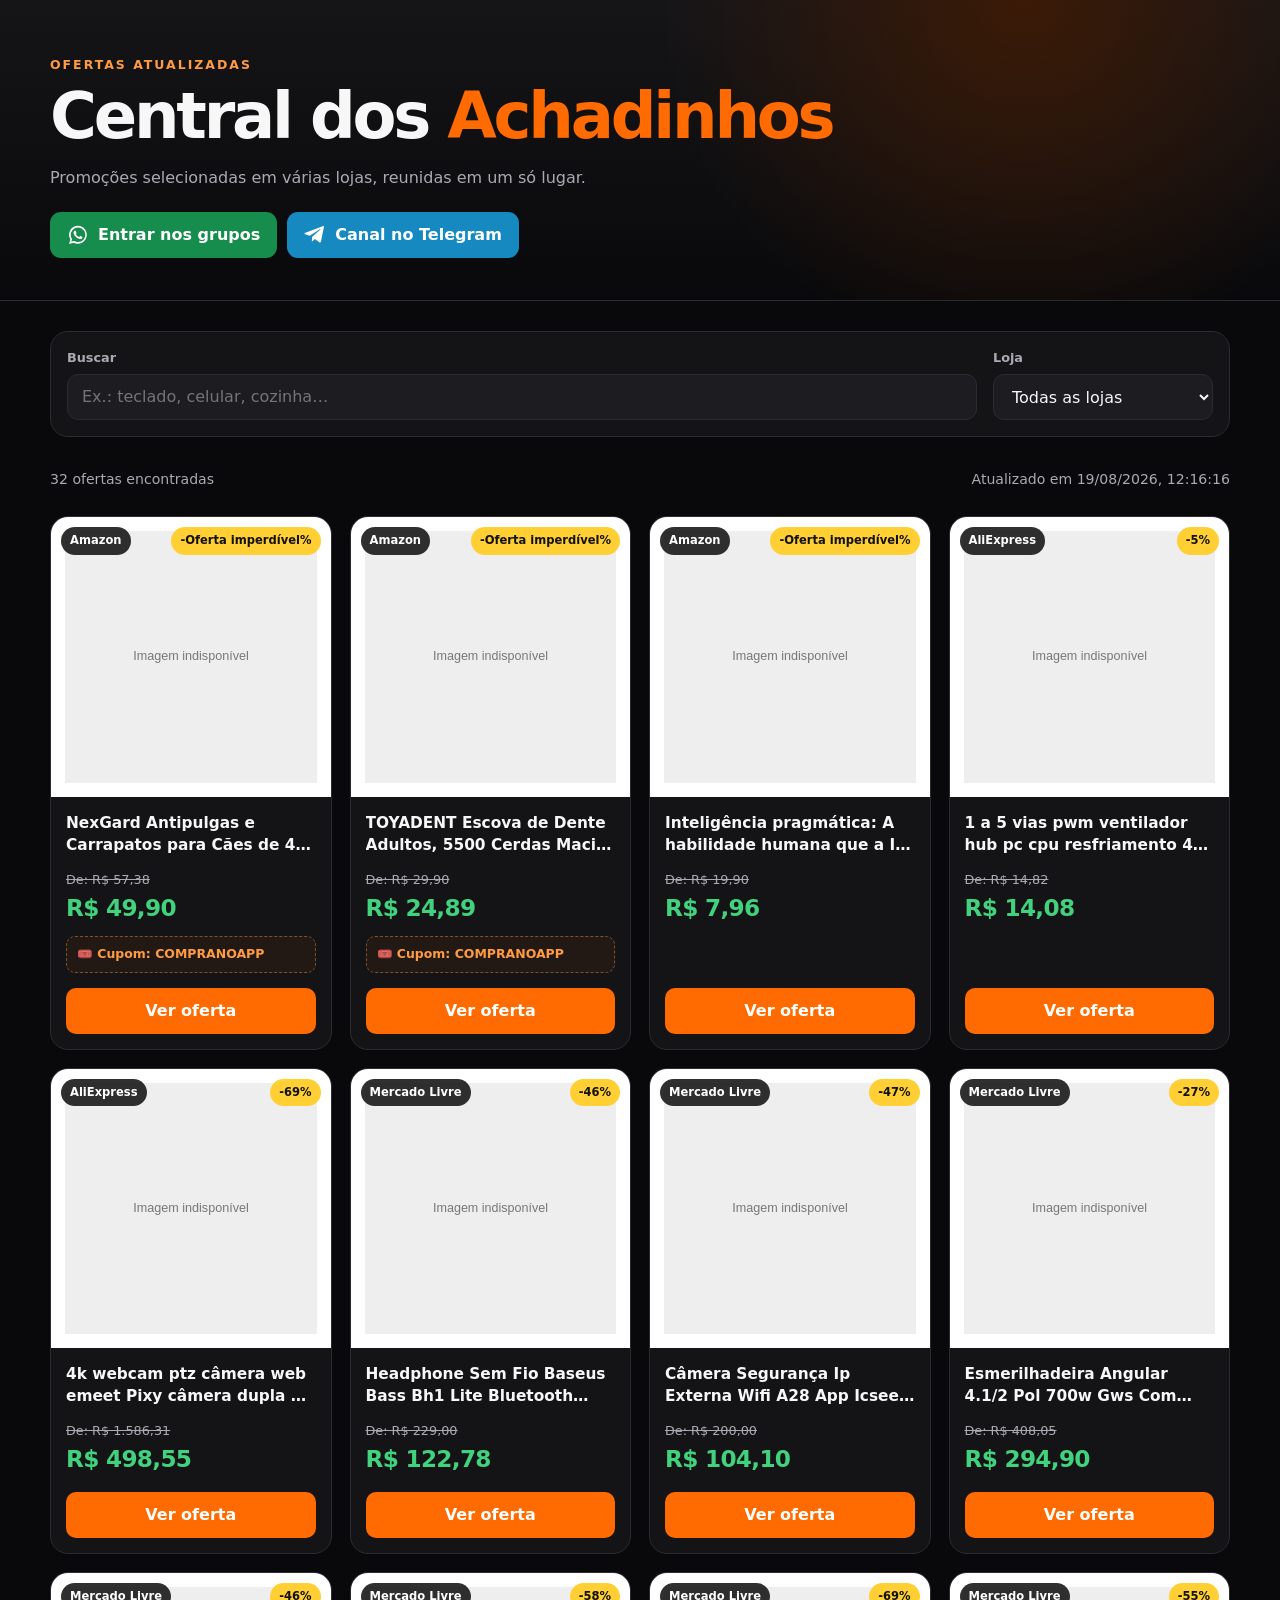
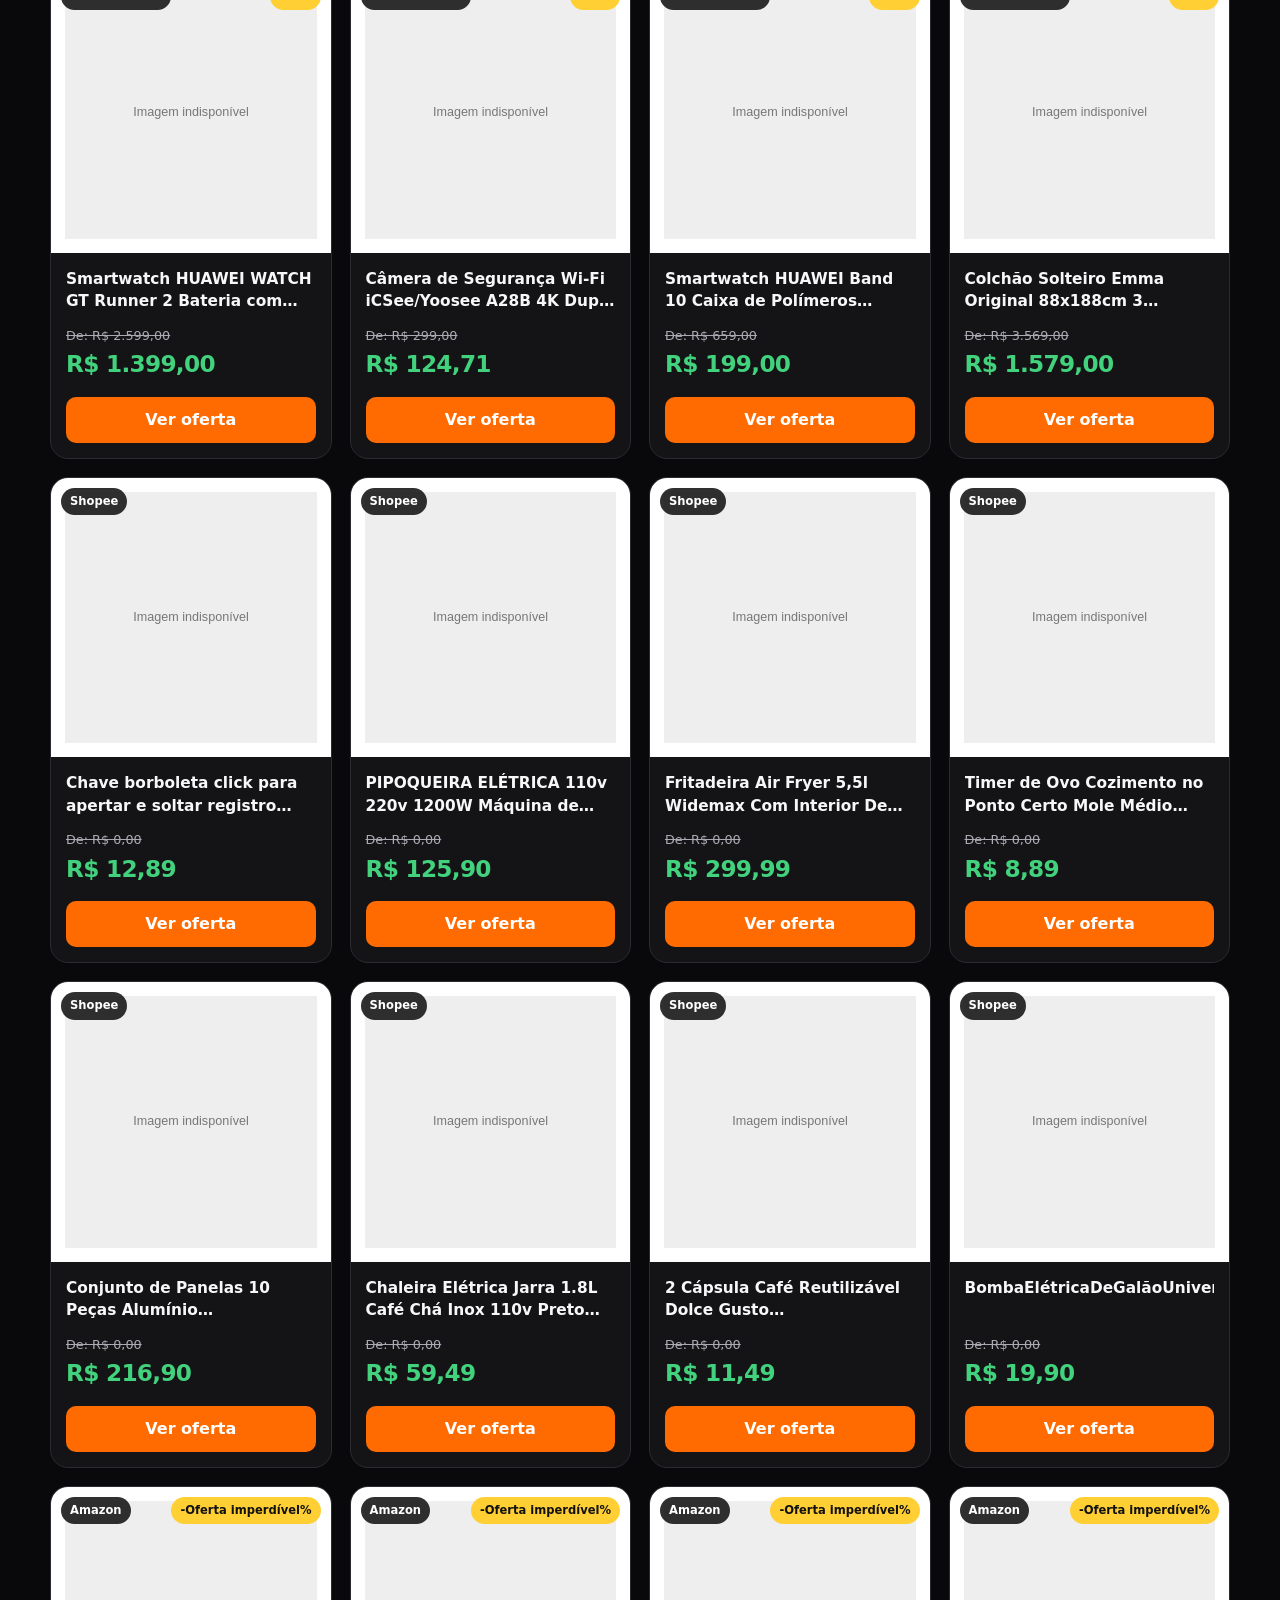
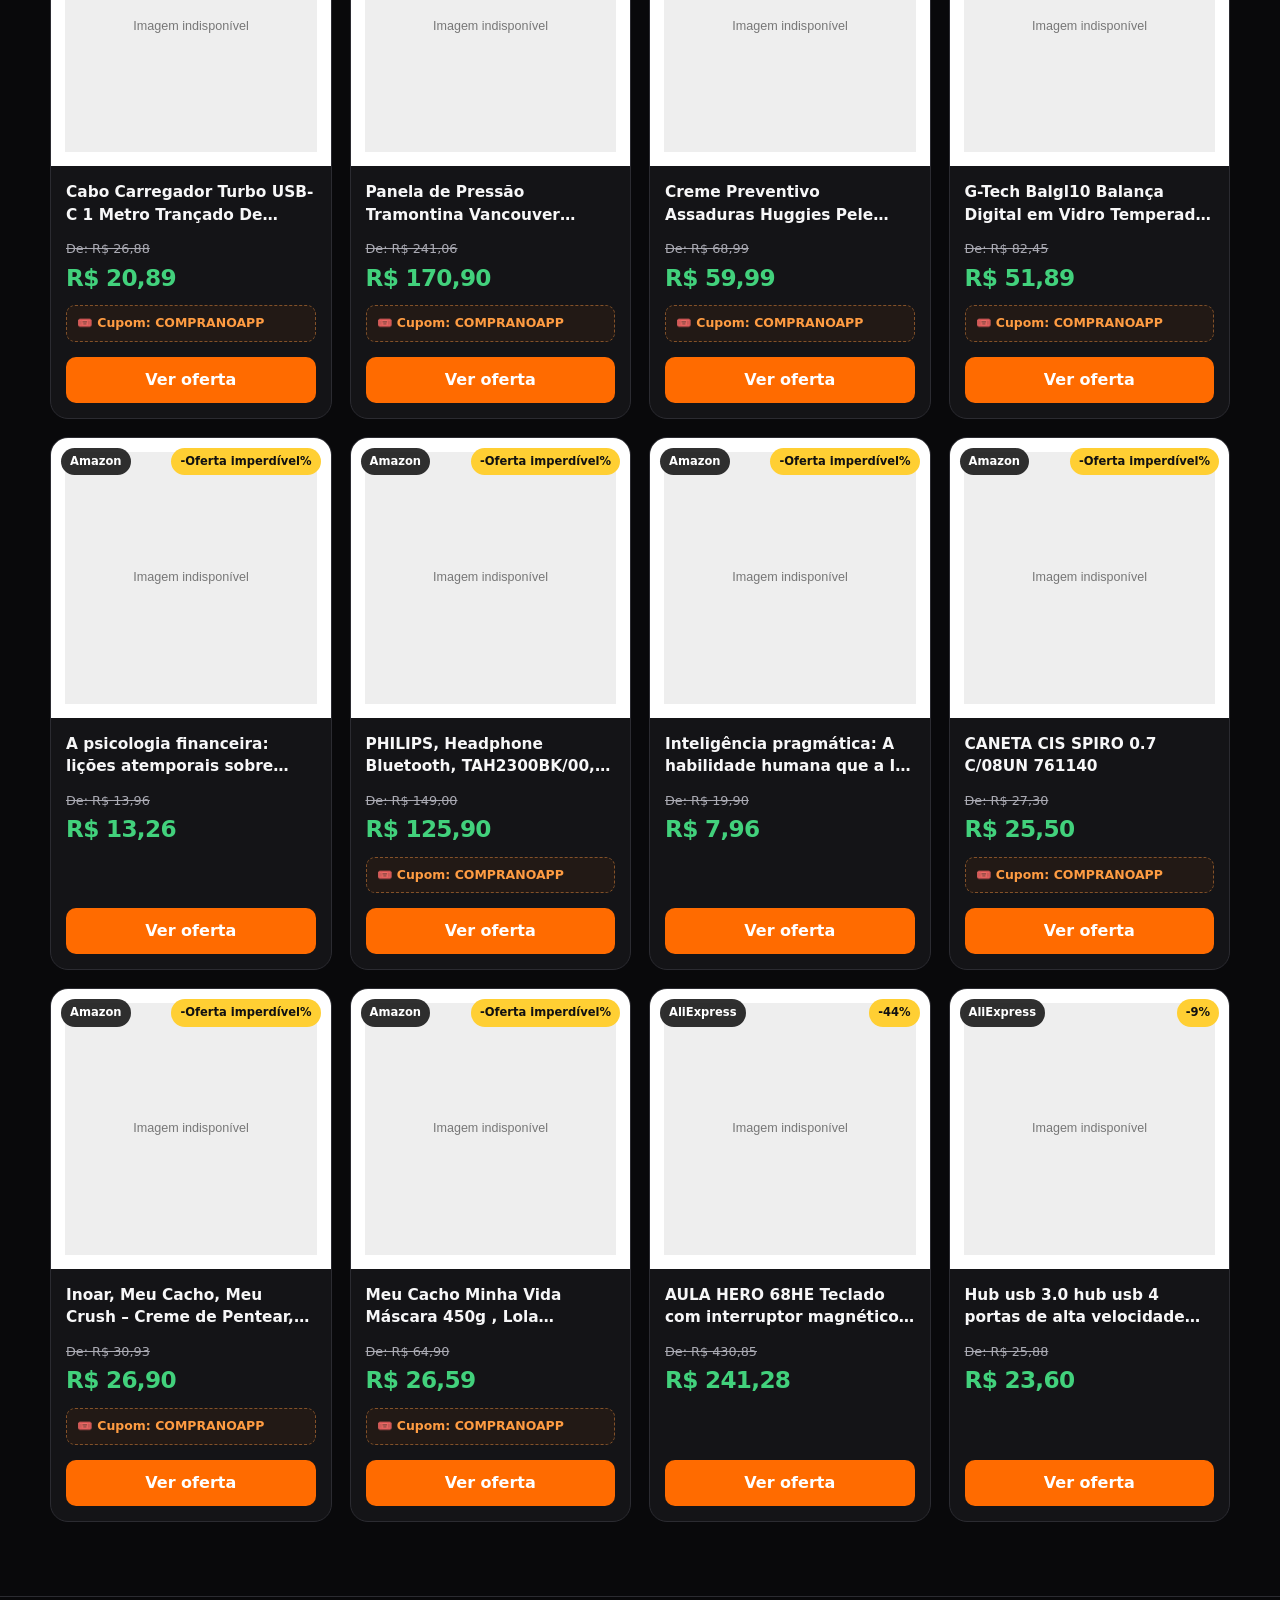
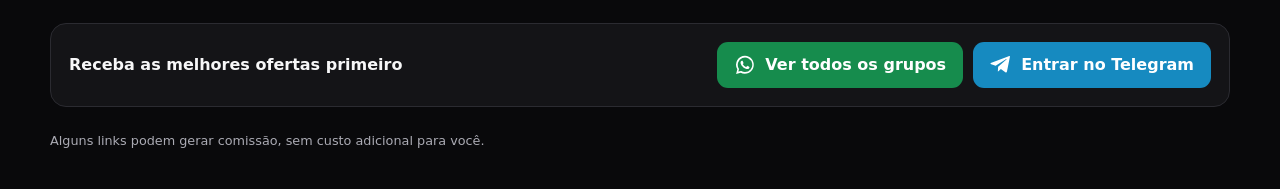
<file: index.html>
<!doctype html>
<html lang="pt-BR">
<head>
  <meta charset="utf-8">
  <meta name="viewport" content="width=device-width, initial-scale=1">
  <meta name="description" content="Ofertas selecionadas da Amazon, Shopee, AliExpress e Mercado Livre.">
  <title>Central dos Achadinhos</title>
  <link rel="stylesheet" href="./styles.css">
</head>
<body>
  <header class="hero">
    <div class="wrap">
      <p class="eyebrow">OFERTAS ATUALIZADAS</p>
      <h1>Central dos <span>Achadinhos</span></h1>
      <p class="subtitle">Promoções selecionadas em várias lojas, reunidas em um só lugar.</p>
      <div class="social-links" aria-label="Nossos grupos e canais">
        <a class="social whatsapp" href="https://linktr.ee/Centraldosachadinhos__" target="_blank" rel="noopener">
          <svg class="social-icon" viewBox="0 0 24 24" aria-hidden="true"><path d="M12 2a9.75 9.75 0 0 0-8.38 14.73L2.3 21.7l5-1.31A9.75 9.75 0 1 0 12 2Zm0 17.7a7.9 7.9 0 0 1-4.03-1.1l-.29-.17-2.97.78.8-2.9-.19-.3A7.92 7.92 0 1 1 12 19.7Zm4.34-5.93c-.24-.12-1.4-.69-1.62-.77-.22-.08-.38-.12-.54.12-.16.24-.62.77-.76.93-.14.16-.28.18-.52.06-.24-.12-1-.37-1.91-1.18a7.17 7.17 0 0 1-1.32-1.64c-.14-.24-.01-.37.1-.49.11-.11.24-.28.36-.42.12-.14.16-.24.24-.4.08-.16.04-.3-.02-.42-.06-.12-.54-1.3-.74-1.78-.2-.47-.39-.4-.54-.41h-.46a.88.88 0 0 0-.64.3c-.22.24-.84.82-.84 2s.86 2.32.98 2.48c.12.16 1.7 2.6 4.12 3.64.57.25 1.02.4 1.37.51.58.18 1.1.16 1.51.1.46-.07 1.4-.58 1.6-1.13.2-.56.2-1.04.14-1.14-.06-.1-.22-.16-.46-.28Z"/></svg>
          <span>Entrar nos grupos</span>
        </a>
        <a class="social telegram" href="https://t.me/centraldosachadinhoss" target="_blank" rel="noopener">
          <svg class="social-icon" viewBox="0 0 24 24" aria-hidden="true"><path d="M21.7 3.4 18.5 19c-.24 1.1-.87 1.37-1.76.85l-4.87-3.59-2.35 2.26c-.26.26-.48.48-.98.48l.35-4.96 9.03-8.16c.4-.35-.08-.55-.61-.2L6.15 12.71 1.34 11.2C.3 10.87.28 10.16 1.56 9.66L20.38 2.4c.87-.32 1.63.2 1.32 1Z"/></svg>
          <span>Canal no Telegram</span>
        </a>
      </div>
    </div>
  </header>

  <main class="wrap">
    <section class="toolbar" aria-label="Filtros de ofertas">
      <label class="search">
        <span>Buscar</span>
        <input id="busca" type="search" placeholder="Ex.: teclado, celular, cozinha…" autocomplete="off">
      </label>
      <label class="select">
        <span>Loja</span>
        <select id="loja">
          <option value="todas">Todas as lojas</option>
          <option value="amazon">Amazon</option>
          <option value="shopee">Shopee</option>
          <option value="aliexpress">AliExpress</option>
          <option value="mercado-livre">Mercado Livre</option>
        </select>
      </label>
    </section>

    <section class="status" aria-live="polite">
      <p id="resumo">Carregando ofertas…</p>
      <p id="atualizacao"></p>
    </section>

    <section id="grade" class="grid" aria-label="Lista de ofertas"></section>
    <nav id="paginacao" class="pagination" aria-label="Paginação"></nav>
    <div id="estado" class="empty" hidden></div>
  </main>

  <footer>
    <div class="wrap">
      <div class="footer-cta">
        <strong>Receba as melhores ofertas primeiro</strong>
        <div class="social-links">
          <a class="social whatsapp" href="https://linktr.ee/Centraldosachadinhos__" target="_blank" rel="noopener">
            <svg class="social-icon" viewBox="0 0 24 24" aria-hidden="true"><path d="M12 2a9.75 9.75 0 0 0-8.38 14.73L2.3 21.7l5-1.31A9.75 9.75 0 1 0 12 2Zm0 17.7a7.9 7.9 0 0 1-4.03-1.1l-.29-.17-2.97.78.8-2.9-.19-.3A7.92 7.92 0 1 1 12 19.7Zm4.34-5.93c-.24-.12-1.4-.69-1.62-.77-.22-.08-.38-.12-.54.12-.16.24-.62.77-.76.93-.14.16-.28.18-.52.06-.24-.12-1-.37-1.91-1.18a7.17 7.17 0 0 1-1.32-1.64c-.14-.24-.01-.37.1-.49.11-.11.24-.28.36-.42.12-.14.16-.24.24-.4.08-.16.04-.3-.02-.42-.06-.12-.54-1.3-.74-1.78-.2-.47-.39-.4-.54-.41h-.46a.88.88 0 0 0-.64.3c-.22.24-.84.82-.84 2s.86 2.32.98 2.48c.12.16 1.7 2.6 4.12 3.64.57.25 1.02.4 1.37.51.58.18 1.1.16 1.51.1.46-.07 1.4-.58 1.6-1.13.2-.56.2-1.04.14-1.14-.06-.1-.22-.16-.46-.28Z"/></svg>
            <span>Ver todos os grupos</span>
          </a>
          <a class="social telegram" href="https://t.me/centraldosachadinhoss" target="_blank" rel="noopener">
            <svg class="social-icon" viewBox="0 0 24 24" aria-hidden="true"><path d="M21.7 3.4 18.5 19c-.24 1.1-.87 1.37-1.76.85l-4.87-3.59-2.35 2.26c-.26.26-.48.48-.98.48l.35-4.96 9.03-8.16c.4-.35-.08-.55-.61-.2L6.15 12.71 1.34 11.2C.3 10.87.28 10.16 1.56 9.66L20.38 2.4c.87-.32 1.63.2 1.32 1Z"/></svg>
            <span>Entrar no Telegram</span>
          </a>
        </div>
      </div>
      <p>Alguns links podem gerar comissão, sem custo adicional para você.</p>
    </div>
  </footer>

  <script src="./app.js" defer></script>
</body>
</html>
</file>
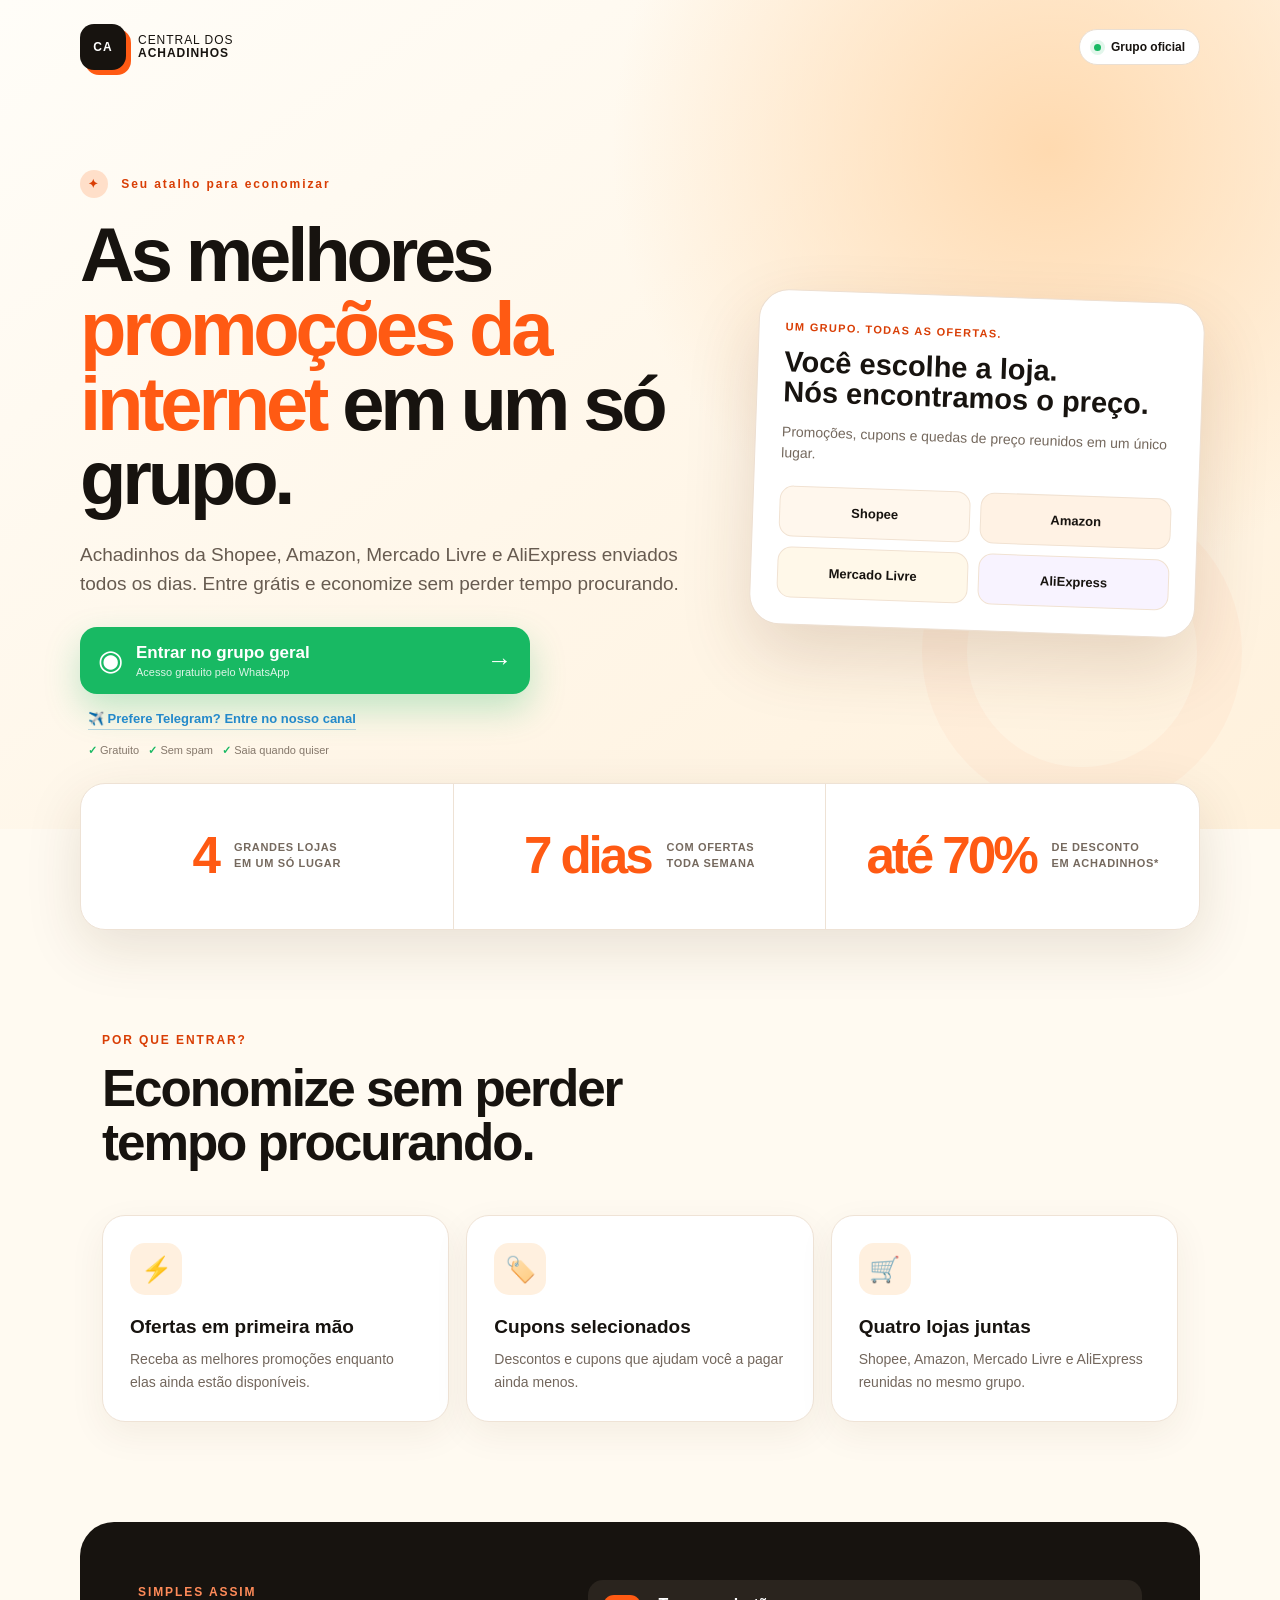
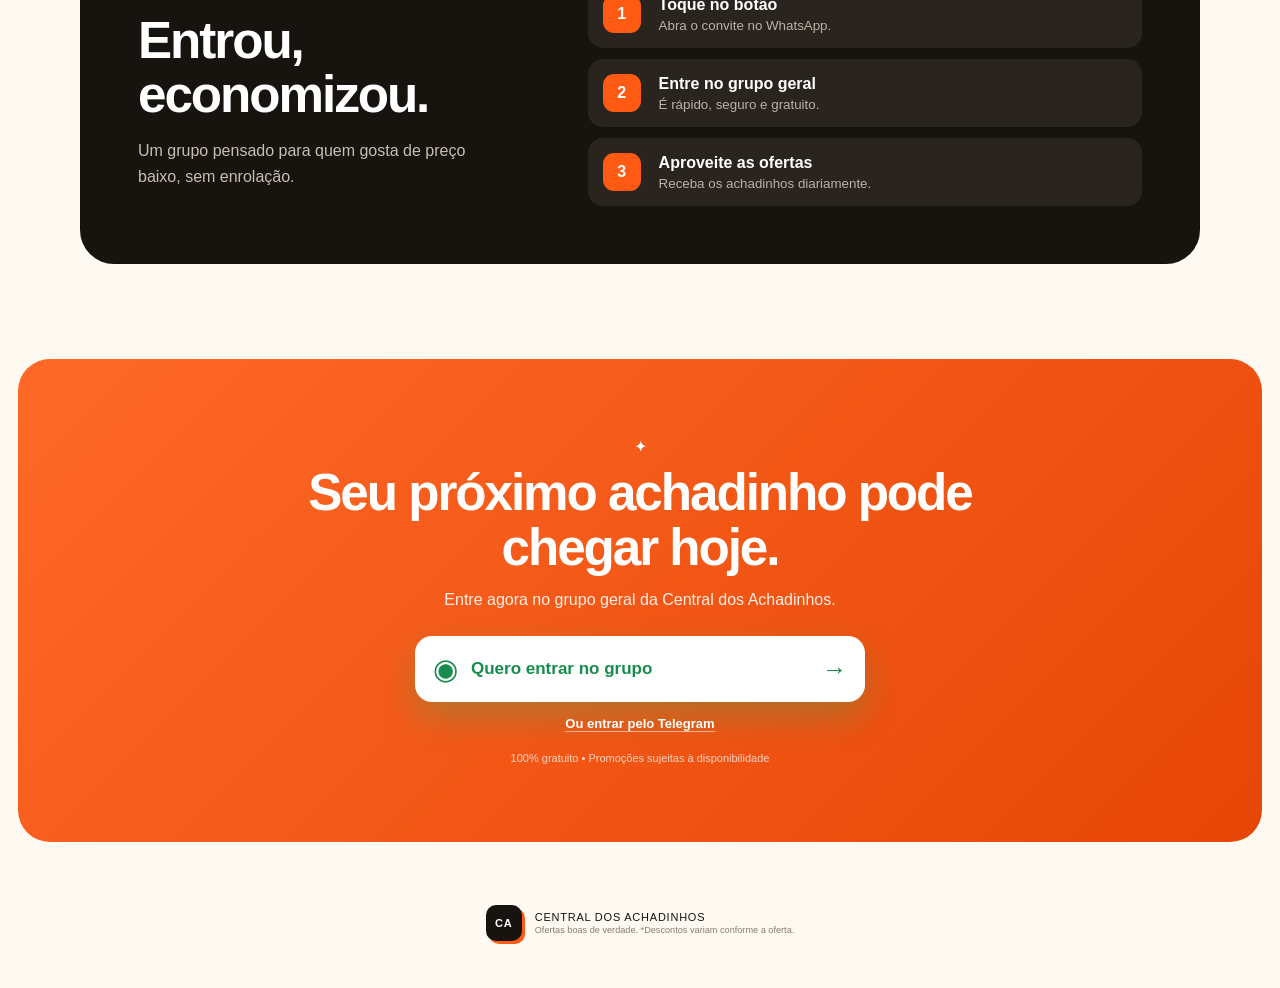
<file: grupo/index.html>
<!doctype html>
<html lang="pt-BR">
<head>
  <meta charset="utf-8">
  <meta name="viewport" content="width=device-width,initial-scale=1">
  <meta name="description" content="Entre grátis no grupo geral da Central dos Achadinhos e receba promoções da Shopee, Amazon, Mercado Livre e AliExpress.">
  <meta name="theme-color" content="#ff5a13">
  <title>Grupo de Promoções | Central dos Achadinhos</title>
  <style>
    :root{--ink:#17130f;--cream:#fffaf1;--orange:#ff5a13;--orange-dark:#d93e05;--green:#18b963;--blue:#2389ca}
    *{box-sizing:border-box}html{scroll-behavior:smooth}body{margin:0;background:var(--cream);color:var(--ink);font-family:Arial,Helvetica,sans-serif}a{color:inherit;text-decoration:none}
    .hero{position:relative;overflow:hidden;min-height:690px;padding:24px max(22px,calc((100vw - 1120px)/2)) 72px;background:radial-gradient(circle at 82% 18%,#ffdab0 0,transparent 35%),linear-gradient(145deg,#fffdf8,#fff1dc)}
    .hero:after{content:"";position:absolute;width:230px;height:230px;border:45px solid #ff5a1309;border-radius:50%;right:3%;bottom:2%}
    nav{display:flex;align-items:center;justify-content:space-between;position:relative;z-index:3}
    .brand{display:flex;align-items:center;gap:12px;font-size:12px;line-height:1.05;text-transform:uppercase;letter-spacing:.08em}.mark{width:46px;height:46px;border-radius:14px;background:var(--ink);color:#fff;display:grid;place-items:center;font-weight:900;box-shadow:5px 5px 0 var(--orange)}
    .official{font-size:12px;font-weight:800;background:#fff;border:1px solid #eadfd3;border-radius:99px;padding:10px 14px}.official i{display:inline-block;width:7px;height:7px;border-radius:50%;background:var(--green);margin-right:7px;box-shadow:0 0 0 4px #18b96320}
    .hero-grid{display:grid;grid-template-columns:1.15fr .85fr;gap:70px;align-items:center;padding-top:100px;position:relative;z-index:2}
    .eyebrow,.section-label{font-size:12px;letter-spacing:.16em;font-weight:900;color:var(--orange-dark)}.eyebrow span{display:inline-grid;place-items:center;width:28px;height:28px;border-radius:50%;margin-right:8px;background:#ffdfc9}
    h1{font-size:clamp(48px,6vw,76px);line-height:.98;letter-spacing:-.055em;margin:20px 0 24px;max-width:720px}h1 em{color:var(--orange);font-style:normal}.lead{max-width:620px;color:#675b50;font-size:19px;line-height:1.55}
    .cta{display:flex;align-items:center;gap:13px;width:min(100%,450px);padding:16px 18px;margin-top:28px;border-radius:17px;background:var(--green);color:#fff;box-shadow:0 15px 35px #18b96345;transition:.2s}.cta:hover{transform:translateY(-2px);box-shadow:0 19px 38px #18b96355}.wa{font-size:29px}.cta-text{display:flex;flex-direction:column;gap:3px}.cta-text strong{font-size:17px}.cta-text small{font-size:11px;opacity:.85}.arrow{margin-left:auto;font-size:25px}
    .telegram{display:inline-block;margin:17px 0 0 8px;color:var(--blue);font-size:13px;font-weight:800;border-bottom:1px solid #2389ca55;padding-bottom:3px}.safe{font-size:11px;color:#85786b;margin:14px 0 0 8px}.safe b{color:var(--green)}
    .store-card{background:#fff;border:1px solid #eddfd1;border-radius:30px;padding:26px;box-shadow:0 30px 70px #6a35182a;transform:rotate(2deg)}.store-card>span{font-size:11px;font-weight:900;color:var(--orange-dark);letter-spacing:.12em}.store-card h2{font-size:29px;line-height:1.05;margin:12px 0}.store-card p{color:#74685d;font-size:14px;line-height:1.5}
    .stores{display:grid;grid-template-columns:1fr 1fr;gap:10px;margin-top:22px}.store{padding:17px 12px;border-radius:14px;background:#fff7ed;border:1px solid #f1e2d2;text-align:center;font-weight:900;font-size:13px}.store:nth-child(2){background:#fff2e4}.store:nth-child(3){background:#fff8e9}.store:nth-child(4){background:#f8f3ff}
    .numbers{max-width:1120px;margin:-46px auto 0;position:relative;z-index:5;display:grid;grid-template-columns:repeat(3,1fr);background:#fff;border:1px solid #eee2d5;border-radius:25px;box-shadow:0 18px 55px #4a2d1220;overflow:hidden}.numbers div{min-height:145px;display:flex;align-items:center;justify-content:center;gap:16px;padding:24px;border-right:1px solid #eee2d5}.numbers div:last-child{border:0}.numbers strong{color:var(--orange);font-size:clamp(40px,4vw,60px);letter-spacing:-.06em;line-height:.9;white-space:nowrap}.numbers span{color:#75695e;font-size:11px;line-height:1.45;font-weight:800;text-transform:uppercase;letter-spacing:.06em}
    .benefits{max-width:1120px;margin:auto;padding:100px 22px}.intro{max-width:630px}.intro h2,.how h2,.final h2{font-size:clamp(34px,4vw,52px);line-height:1.06;letter-spacing:-.04em;margin:14px 0}.cards{display:grid;grid-template-columns:repeat(3,1fr);gap:17px;margin-top:45px}.card{padding:27px;border-radius:23px;background:#fff;border:1px solid #efe3d6;box-shadow:0 12px 36px #4a2d1210}.icon{display:grid;place-items:center;width:52px;height:52px;border-radius:15px;background:#fff0df;font-size:25px}.card h3{font-size:19px;margin:21px 0 10px}.card p{font-size:14px;line-height:1.65;color:#73675d;margin:0}
    .how{max-width:1120px;margin:0 auto 95px;padding:58px;border-radius:34px;background:var(--ink);color:#fff;display:grid;grid-template-columns:.8fr 1.2fr;gap:80px;align-items:center}.how>div>p{color:#c8beb5;line-height:1.6}.section-label.light{color:#ff8b59}.steps{display:grid;gap:11px}.step{display:grid;grid-template-columns:42px 1fr;align-items:center;gap:14px;background:#2a241e;border-radius:15px;padding:15px}.step b{display:grid;place-items:center;width:38px;height:38px;border-radius:11px;background:var(--orange)}.step span{display:flex;flex-direction:column;gap:4px}.step small{color:#bcb1a7}
    .final{margin:0 18px 30px;padding:78px 22px;text-align:center;color:#fff;border-radius:32px;background:linear-gradient(135deg,#ff6927,#e64606)}.final h2{max-width:680px;margin:10px auto}.final p{opacity:.9}.final .cta{margin:27px auto 14px;background:#fff;color:#168c4d}.telegram-white{display:block;width:max-content;margin:0 auto 20px;border-bottom:1px solid #ffffff88;font-size:13px;font-weight:800}.note{display:block;font-size:11px;opacity:.75}
    footer{display:flex;align-items:center;justify-content:center;gap:13px;padding:28px 20px 42px;font-size:11px;text-transform:uppercase;letter-spacing:.07em}footer .mark{width:36px;height:36px;border-radius:10px;font-size:11px;box-shadow:3px 3px 0 var(--orange)}footer small{color:#877b70;text-transform:none;letter-spacing:0}
    @media(max-width:850px){.hero-grid{grid-template-columns:1fr;padding-top:70px}.store-card{max-width:520px;margin:auto;transform:none}.numbers{margin:-28px 18px 0}.cards{grid-template-columns:1fr}.how{margin-left:18px;margin-right:18px;grid-template-columns:1fr;gap:32px;padding:40px 27px}}
    @media(max-width:540px){.hero{padding-left:18px;padding-right:18px}.official{display:none}.hero-grid{padding-top:60px;gap:50px}h1{font-size:46px}.lead{font-size:17px}.numbers{grid-template-columns:1fr;margin:-20px 12px 0}.numbers div{min-height:115px;justify-content:flex-start;padding-left:35px;border-right:0;border-bottom:1px solid #eee2d5}.benefits{padding:75px 18px}.how{margin:0 12px 72px;padding:37px 20px}.final{margin:0 10px 20px;padding:62px 18px}.safe{font-size:10px}}
    @media(prefers-reduced-motion:reduce){*{scroll-behavior:auto!important;transition:none!important}}
  </style>
</head>
<body>
  <header class="hero">
    <nav>
      <a class="brand" href="#inicio" aria-label="Central dos Achadinhos">
        <span class="mark">CA</span><span>Central dos<br><strong>Achadinhos</strong></span>
      </a>
      <span class="official"><i></i> Grupo oficial</span>
    </nav>

    <div class="hero-grid" id="inicio">
      <div>
        <div class="eyebrow"><span>✦</span> Seu atalho para economizar</div>
        <h1>As melhores <em>promoções da internet</em> em um só grupo.</h1>
        <p class="lead">Achadinhos da Shopee, Amazon, Mercado Livre e AliExpress enviados todos os dias. Entre grátis e economize sem perder tempo procurando.</p>
        <a class="cta" href="https://chat.whatsapp.com/KvkXZX2hWCK1puDJ1uX7oA" target="_blank" rel="noopener noreferrer">
          <span class="wa">◉</span><span class="cta-text"><strong>Entrar no grupo geral</strong><small>Acesso gratuito pelo WhatsApp</small></span><span class="arrow">→</span>
        </a>
        <a class="telegram" href="https://t.me/centraldosachadinhoss" target="_blank" rel="noopener noreferrer">✈️ Prefere Telegram? Entre no nosso canal</a>
        <p class="safe"><b>✓</b> Gratuito &nbsp; <b>✓</b> Sem spam &nbsp; <b>✓</b> Saia quando quiser</p>
      </div>

      <aside class="store-card" aria-label="Lojas disponíveis no grupo">
        <span>UM GRUPO. TODAS AS OFERTAS.</span>
        <h2>Você escolhe a loja.<br>Nós encontramos o preço.</h2>
        <p>Promoções, cupons e quedas de preço reunidos em um único lugar.</p>
        <div class="stores">
          <div class="store">Shopee</div><div class="store">Amazon</div>
          <div class="store">Mercado Livre</div><div class="store">AliExpress</div>
        </div>
      </aside>
    </div>
  </header>

  <section class="numbers" aria-label="Destaques">
    <div><strong>4</strong><span>grandes lojas<br>em um só lugar</span></div>
    <div><strong>7 dias</strong><span>com ofertas<br>toda semana</span></div>
    <div><strong>até 70%</strong><span>de desconto<br>em achadinhos*</span></div>
  </section>

  <main>
    <section class="benefits">
      <div class="intro">
        <span class="section-label">POR QUE ENTRAR?</span>
        <h2>Economize sem perder tempo procurando.</h2>
      </div>
      <div class="cards">
        <article class="card"><span class="icon">⚡</span><h3>Ofertas em primeira mão</h3><p>Receba as melhores promoções enquanto elas ainda estão disponíveis.</p></article>
        <article class="card"><span class="icon">🏷️</span><h3>Cupons selecionados</h3><p>Descontos e cupons que ajudam você a pagar ainda menos.</p></article>
        <article class="card"><span class="icon">🛒</span><h3>Quatro lojas juntas</h3><p>Shopee, Amazon, Mercado Livre e AliExpress reunidas no mesmo grupo.</p></article>
      </div>
    </section>

    <section class="how">
      <div><span class="section-label light">SIMPLES ASSIM</span><h2>Entrou, economizou.</h2><p>Um grupo pensado para quem gosta de preço baixo, sem enrolação.</p></div>
      <div class="steps">
        <div class="step"><b>1</b><span><strong>Toque no botão</strong><small>Abra o convite no WhatsApp.</small></span></div>
        <div class="step"><b>2</b><span><strong>Entre no grupo geral</strong><small>É rápido, seguro e gratuito.</small></span></div>
        <div class="step"><b>3</b><span><strong>Aproveite as ofertas</strong><small>Receba os achadinhos diariamente.</small></span></div>
      </div>
    </section>

    <section class="final">
      <span>✦</span><h2>Seu próximo achadinho pode chegar hoje.</h2>
      <p>Entre agora no grupo geral da Central dos Achadinhos.</p>
      <a class="cta" href="https://chat.whatsapp.com/KvkXZX2hWCK1puDJ1uX7oA" target="_blank" rel="noopener noreferrer"><span class="wa">◉</span><span class="cta-text"><strong>Quero entrar no grupo</strong></span><span class="arrow">→</span></a>
      <a class="telegram-white" href="https://t.me/centraldosachadinhoss" target="_blank" rel="noopener noreferrer">Ou entrar pelo Telegram</a>
      <small class="note">100% gratuito • Promoções sujeitas à disponibilidade</small>
    </section>
  </main>

  <footer><span class="mark">CA</span><p>Central dos Achadinhos<br><small>Ofertas boas de verdade. *Descontos variam conforme a oferta.</small></p></footer>
</body>
</html>
</file>
<file: styles.css>
:root {
  color-scheme: dark;
  --bg: #09090b;
  --surface: #141417;
  --surface-2: #1c1c21;
  --text: #f7f7f8;
  --muted: #aaaab3;
  --accent: #ff6b00;
  --accent-2: #ff9c42;
  --border: #2b2b31;
  --success: #42d17c;
}

* { box-sizing: border-box; }
body { margin: 0; background: var(--bg); color: var(--text); font: 16px/1.5 system-ui, -apple-system, BlinkMacSystemFont, "Segoe UI", sans-serif; }
button, input, select { font: inherit; }
.wrap { width: min(1180px, calc(100% - 32px)); margin-inline: auto; }
.hero { padding: 56px 0 42px; border-bottom: 1px solid var(--border); background: radial-gradient(circle at 80% 0%, #3b1a06 0, transparent 34%), linear-gradient(180deg, #151518, #09090b); }
.eyebrow { margin: 0 0 8px; color: var(--accent-2); font-size: .78rem; font-weight: 800; letter-spacing: .16em; }
h1 { margin: 0; font-size: clamp(2rem, 6vw, 4rem); line-height: 1.05; letter-spacing: -.05em; }
h1 span { color: var(--accent); }
.subtitle { max-width: 640px; margin: 16px 0 0; color: var(--muted); }
.social-links { display: flex; flex-wrap: wrap; gap: 10px; margin-top: 22px; }
.social { display: inline-flex; align-items: center; justify-content: center; min-height: 44px; padding: 10px 16px; border: 1px solid transparent; border-radius: 11px; color: #fff; text-decoration: none; font-weight: 850; transition: transform .2s, filter .2s; }
.social-icon { width: 22px; height: 22px; margin-right: 9px; flex: 0 0 auto; fill: currentColor; }
.social:hover { transform: translateY(-2px); filter: brightness(1.08); }
.social.whatsapp { background: #168c4d; }
.social.telegram { background: #168ac0; }
.toolbar { display: grid; grid-template-columns: minmax(0, 1fr) 220px; gap: 16px; margin: 30px 0 18px; padding: 16px; border: 1px solid var(--border); border-radius: 18px; background: var(--surface); }
.toolbar label span { display: block; margin: 0 0 7px; color: var(--muted); font-size: .8rem; font-weight: 700; }
input, select { width: 100%; min-height: 46px; padding: 0 14px; color: var(--text); border: 1px solid var(--border); border-radius: 11px; outline: none; background: var(--surface-2); }
input:focus, select:focus { border-color: var(--accent); box-shadow: 0 0 0 3px #ff6b0025; }
.status { display: flex; justify-content: space-between; gap: 16px; color: var(--muted); font-size: .88rem; }
.grid { display: grid; grid-template-columns: repeat(4, minmax(0, 1fr)); gap: 18px; margin: 12px 0 32px; }
.card { position: relative; overflow: hidden; display: flex; flex-direction: column; min-width: 0; border: 1px solid var(--border); border-radius: 18px; background: var(--surface); transition: transform .2s, border-color .2s; }
.card:hover { transform: translateY(-3px); border-color: #4a4a52; }
.image-box { aspect-ratio: 1 / 1; display: grid; place-items: center; padding: 14px; background: #fff; }
.image-box img { width: 100%; height: 100%; object-fit: contain; }
.store { position: absolute; top: 10px; left: 10px; padding: 5px 9px; border-radius: 999px; color: #fff; background: #111d; font-size: .72rem; font-weight: 800; }
.discount { position: absolute; top: 10px; right: 10px; padding: 5px 9px; border-radius: 999px; color: #111; background: #ffcf33; font-size: .72rem; font-weight: 900; }
.content { display: flex; flex: 1; flex-direction: column; padding: 15px; }
.title { min-height: 3em; margin: 0 0 12px; display: -webkit-box; overflow: hidden; -webkit-line-clamp: 2; -webkit-box-orient: vertical; font-size: .96rem; line-height: 1.45; }
.old-price { margin: 0; color: var(--muted); font-size: .8rem; text-decoration: line-through; }
.price { margin: 2px 0 0; color: var(--success); font-size: 1.45rem; font-weight: 900; letter-spacing: -.03em; }
.coupon { margin: 10px 0 0; padding: 8px 10px; border: 1px dashed #ff9c4270; border-radius: 9px; color: var(--accent-2); background: #ff6b0010; font-size: .78rem; font-weight: 700; }
.buy { margin-top: auto; padding-top: 15px; }
.buy a { display: block; padding: 11px 14px; border-radius: 10px; color: #fff; background: var(--accent); text-align: center; text-decoration: none; font-weight: 900; }
.buy a:hover { background: #e85f00; }
.pagination { display: flex; flex-wrap: wrap; justify-content: center; gap: 8px; margin: 0 0 42px; }
.pagination button { min-width: 42px; min-height: 42px; padding: 0 12px; border: 1px solid var(--border); border-radius: 10px; color: var(--text); background: var(--surface); cursor: pointer; }
.pagination button[aria-current="page"] { border-color: var(--accent); background: var(--accent); font-weight: 900; }
.pagination button:disabled { opacity: .45; cursor: default; }
.empty { margin: 30px 0 60px; padding: 34px; border: 1px dashed var(--border); border-radius: 18px; color: var(--muted); text-align: center; }
footer { padding: 26px 0; border-top: 1px solid var(--border); color: var(--muted); font-size: .8rem; }
.footer-cta { display: flex; align-items: center; justify-content: space-between; gap: 18px; margin-bottom: 24px; padding: 18px; border: 1px solid var(--border); border-radius: 16px; background: var(--surface); color: var(--text); font-size: 1rem; }
.footer-cta .social-links { margin-top: 0; }
@media (max-width: 950px) { .grid { grid-template-columns: repeat(3, 1fr); } }
@media (max-width: 700px) { .toolbar { grid-template-columns: 1fr; } .grid { grid-template-columns: repeat(2, 1fr); gap: 12px; } .status { display: block; } .footer-cta { align-items: flex-start; flex-direction: column; } }
@media (max-width: 420px) { .wrap { width: min(100% - 20px, 1180px); } .grid { grid-template-columns: 1fr; } .hero { padding-top: 38px; } }
</file>
